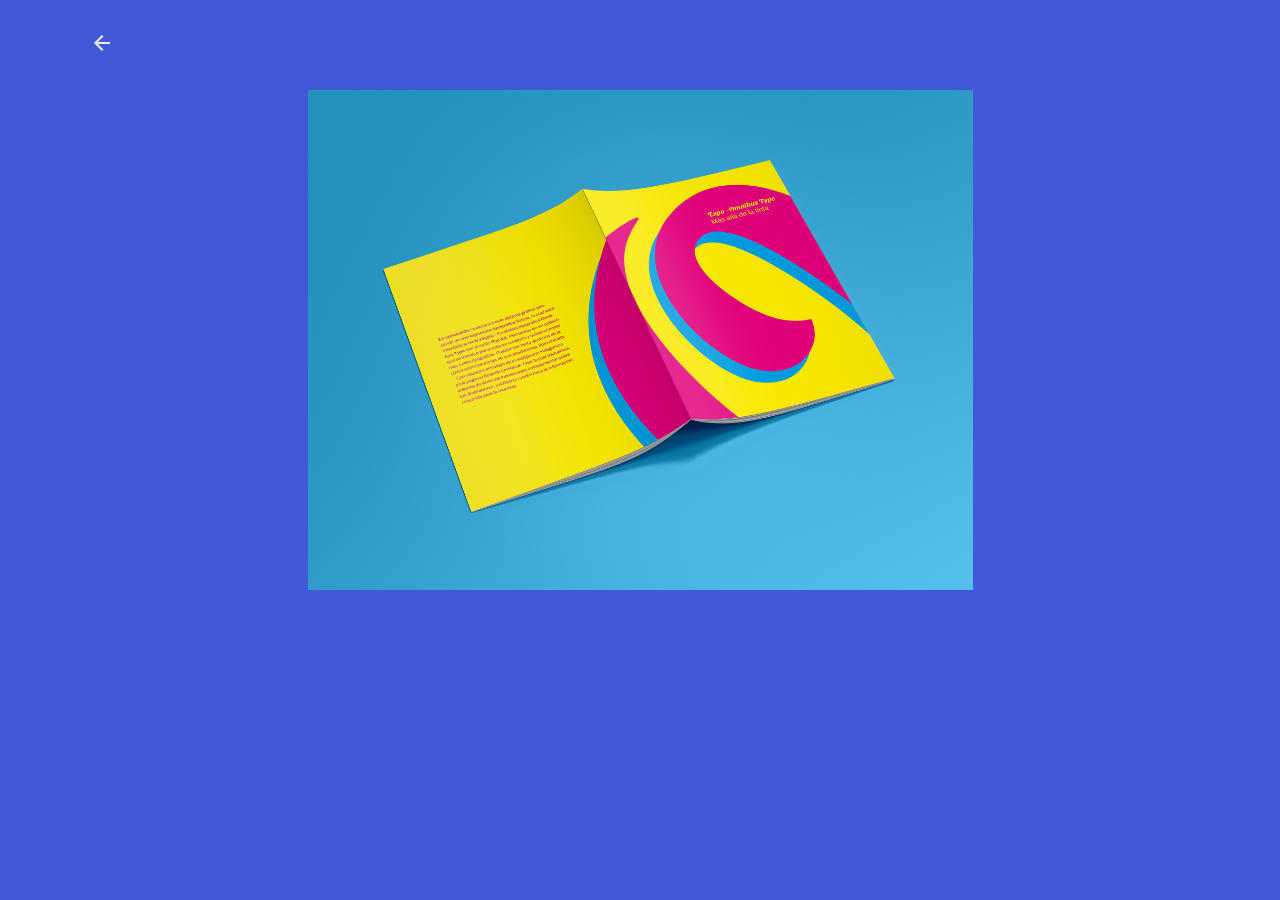
<file: galeria3.html>
<!DOCTYPE html>
<html lang="es">
    <head>
        <meta charset="UTF-8">
        <meta name="viewport" content="width=device-width, initial-scale=1">
        <title>Giuliana Belardo</title>
        <link href="styles.css" rel="stylesheet" type="text/css">
        <link rel="preconnect" href="https://fonts.googleapis.com">
        <link rel="preconnect" href="https://fonts.gstatic.com" crossorigin>
        <link href="https://fonts.googleapis.com/css2?family=Archivo:ital,wght@0,100..900;1,100..900&family=Climate+Crisis&display=swap" rel="stylesheet">
        <script src="componentes.js"></script>
        
        <link rel="icon" href="img/favicon-bp.png" type="image/png">
        
    </head>

    <body>
        <header>
            <a href="omnibus.html"><img src="img/icons/arrow_back.svg" alt="atrás"></a>
        </header>
        <main>
            <section class="img-visor">
                <img src="img/omnibus/project-omnibus-3.png" alt="" height="500px" width="665px">
            </section>
        </main>
    </body>

</html>
</file>
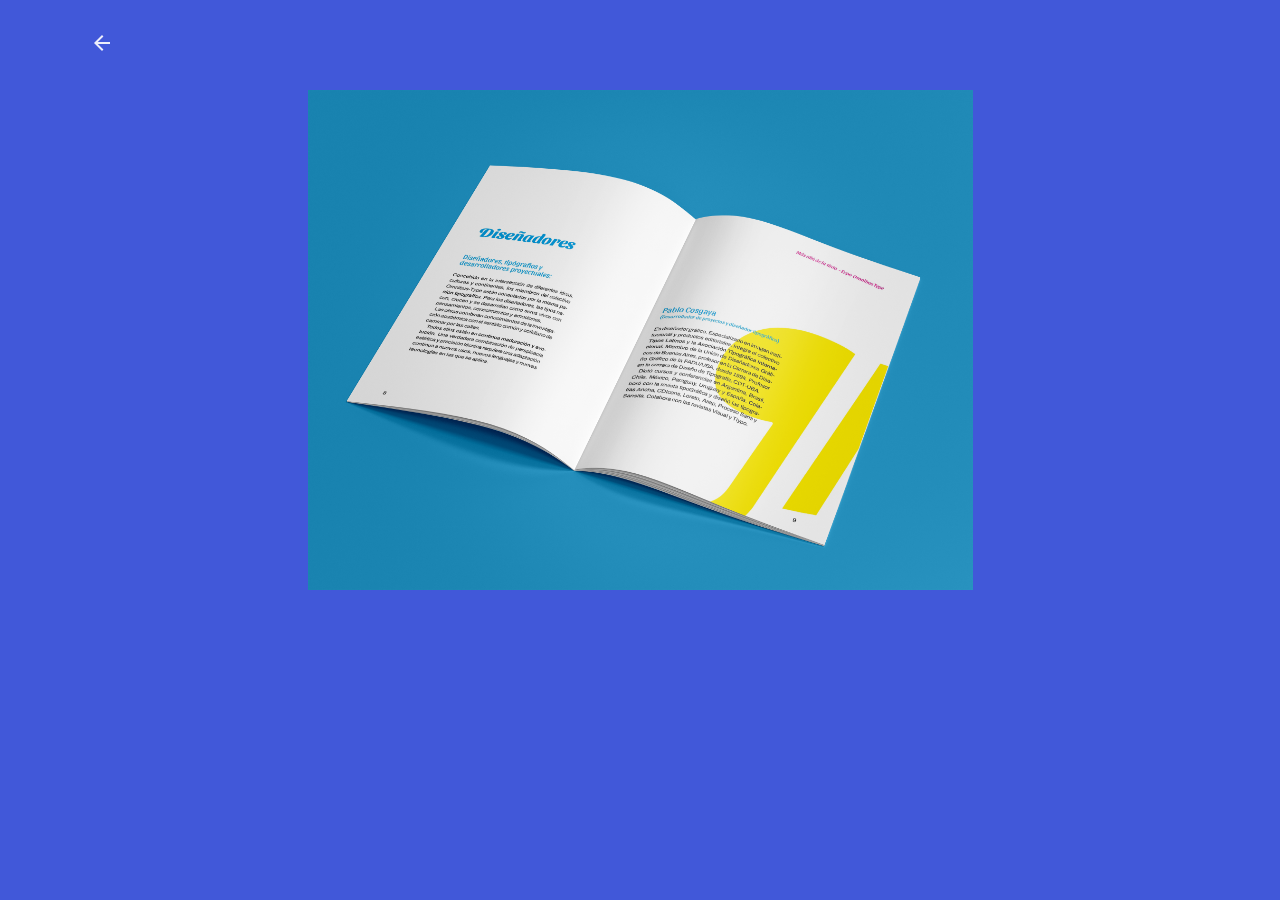
<file: galeria4.html>
<!DOCTYPE html>
<html lang="es">
    <head>
        <meta charset="UTF-8">
        <meta name="viewport" content="width=device-width, initial-scale=1">
        <title>Giuliana Belardo</title>
        <link href="styles.css" rel="stylesheet" type="text/css">
        <link rel="preconnect" href="https://fonts.googleapis.com">
        <link rel="preconnect" href="https://fonts.gstatic.com" crossorigin>
        <link href="https://fonts.googleapis.com/css2?family=Archivo:ital,wght@0,100..900;1,100..900&family=Climate+Crisis&display=swap" rel="stylesheet">
        <script src="componentes.js"></script>
        
        <link rel="icon" href="img/favicon-bp.png" type="image/png">
        
    </head>

    <body>
        <header>
            <a href="omnibus.html"><img src="img/icons/arrow_back.svg" alt="atrás"></a>
        </header>
        <main>
            <section class="img-visor">
                <img src="img/omnibus/project-omnibus-4.png" alt="" height="500px" width="665px">
            </section>
        </main>
    </body>

</html>
</file>
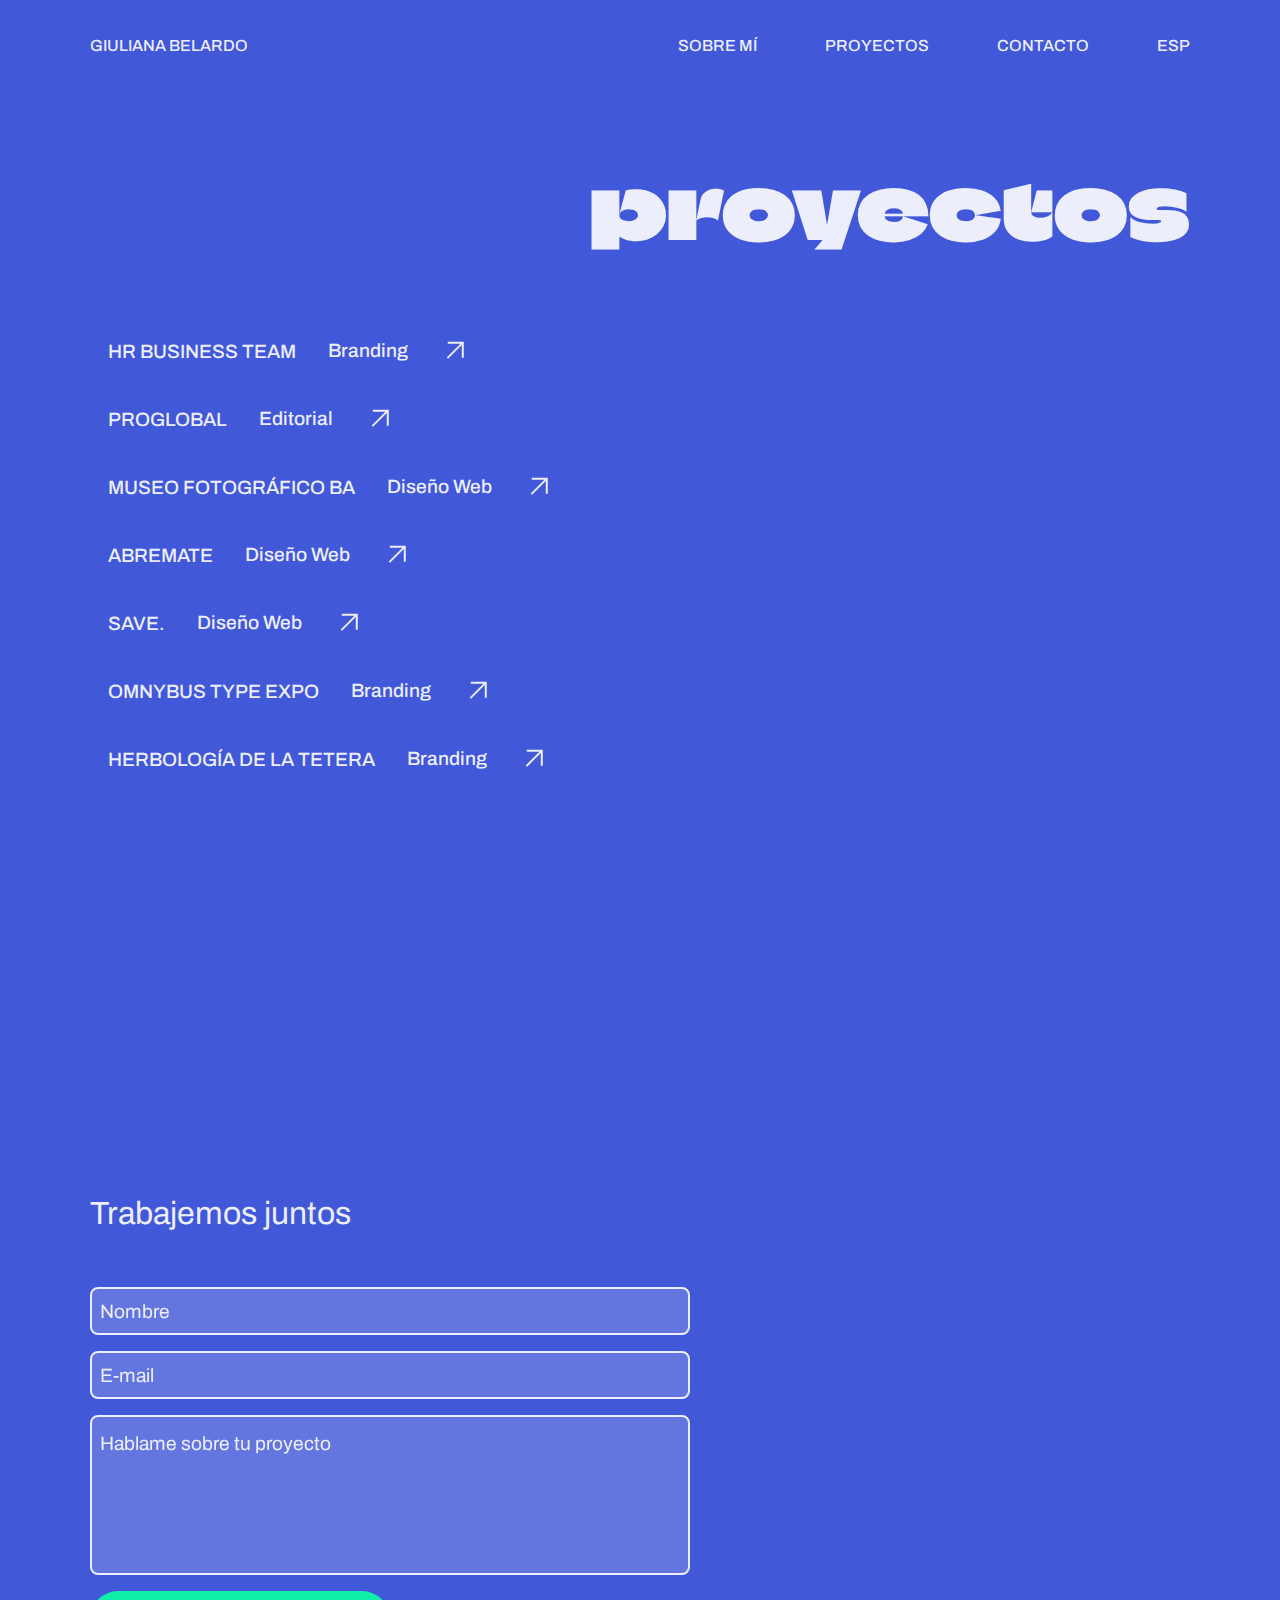
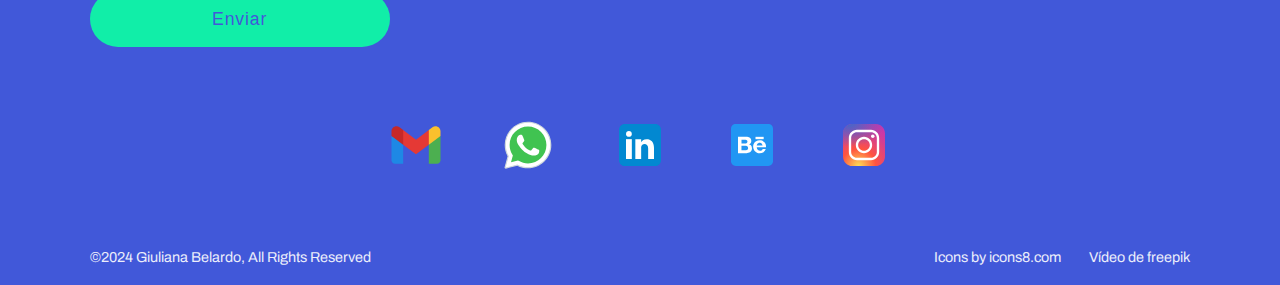
<file: proyectos.html>
<!DOCTYPE html>
<html lang="es">
    <head>
        <meta charset="UTF-8">
        <meta name="viewport" content="width=device-width, initial-scale=1">
        <title>Giuliana Belardo</title>
        <link href="styles.css" rel="stylesheet" type="text/css">
        <link rel="preconnect" href="https://fonts.googleapis.com">
        <link rel="preconnect" href="https://fonts.gstatic.com" crossorigin>
        <link href="https://fonts.googleapis.com/css2?family=Archivo:ital,wght@0,100..900;1,100..900&family=Climate+Crisis&display=swap" rel="stylesheet">
        <script src="componentes.js"></script>
        <link rel="icon" href="img/favicon-bp.png" type="image/png">
        
    </head>
    <body>
        <custom-header>
        </custom-header>

        <main>
            <section id="proyectos">
                <h3>proyectos</h3>
                    <div id="project-list">
                        <a class="project-button" href="" target="_self"><h6>HR Business Team</h6><p>Branding</p><img src="img/icons/arrow_outward.svg" width="32px" height="32px" alt="Ver proyecto"></a>
                        
                        <a class="project-button" href="" target="_self"><h6>Proglobal</h6><p>Editorial</p><img src="img/icons/arrow_outward.svg" width="32px" height="32px" alt="Ver proyecto"></a>

                        <a class="project-button" href="" target="_self"><h6>Museo Fotográfico BA</h6><p>Diseño Web</p><img src="img/icons/arrow_outward.svg" width="32px" height="32px" alt="Ver proyecto"></a>

                        <a class="project-button" href="" target="_self"><h6>Abremate</h6><p>Diseño Web</p><img src="img/icons/arrow_outward.svg" width="32px" height="32px" alt="Ver proyecto"></a>

                        <a class="project-button" href="" target="_self"><h6>Save.</h6><p>Diseño Web</p><img src="img/icons/arrow_outward.svg" width="32px" height="32px" alt="Ver proyecto"></a>

                        <a class="project-button" href="omnibus.html" target="_self"><h6>Omnybus Type Expo</h6><p>Branding</p><img src="img/icons/arrow_outward.svg" width="32px" height="32px" alt="Ver proyecto"></a>

                        <a class="project-button" href="" target="_self"><h6>Herbología de la Tetera</h6><p>Branding</p><img src="img/icons/arrow_outward.svg" width="32px" height="32px" alt="Ver proyecto"></a>
                    </div>
            </section>
           
        </main>
        
        <custom-footer>
        </custom-footer>
    </body>
</html>
</file>
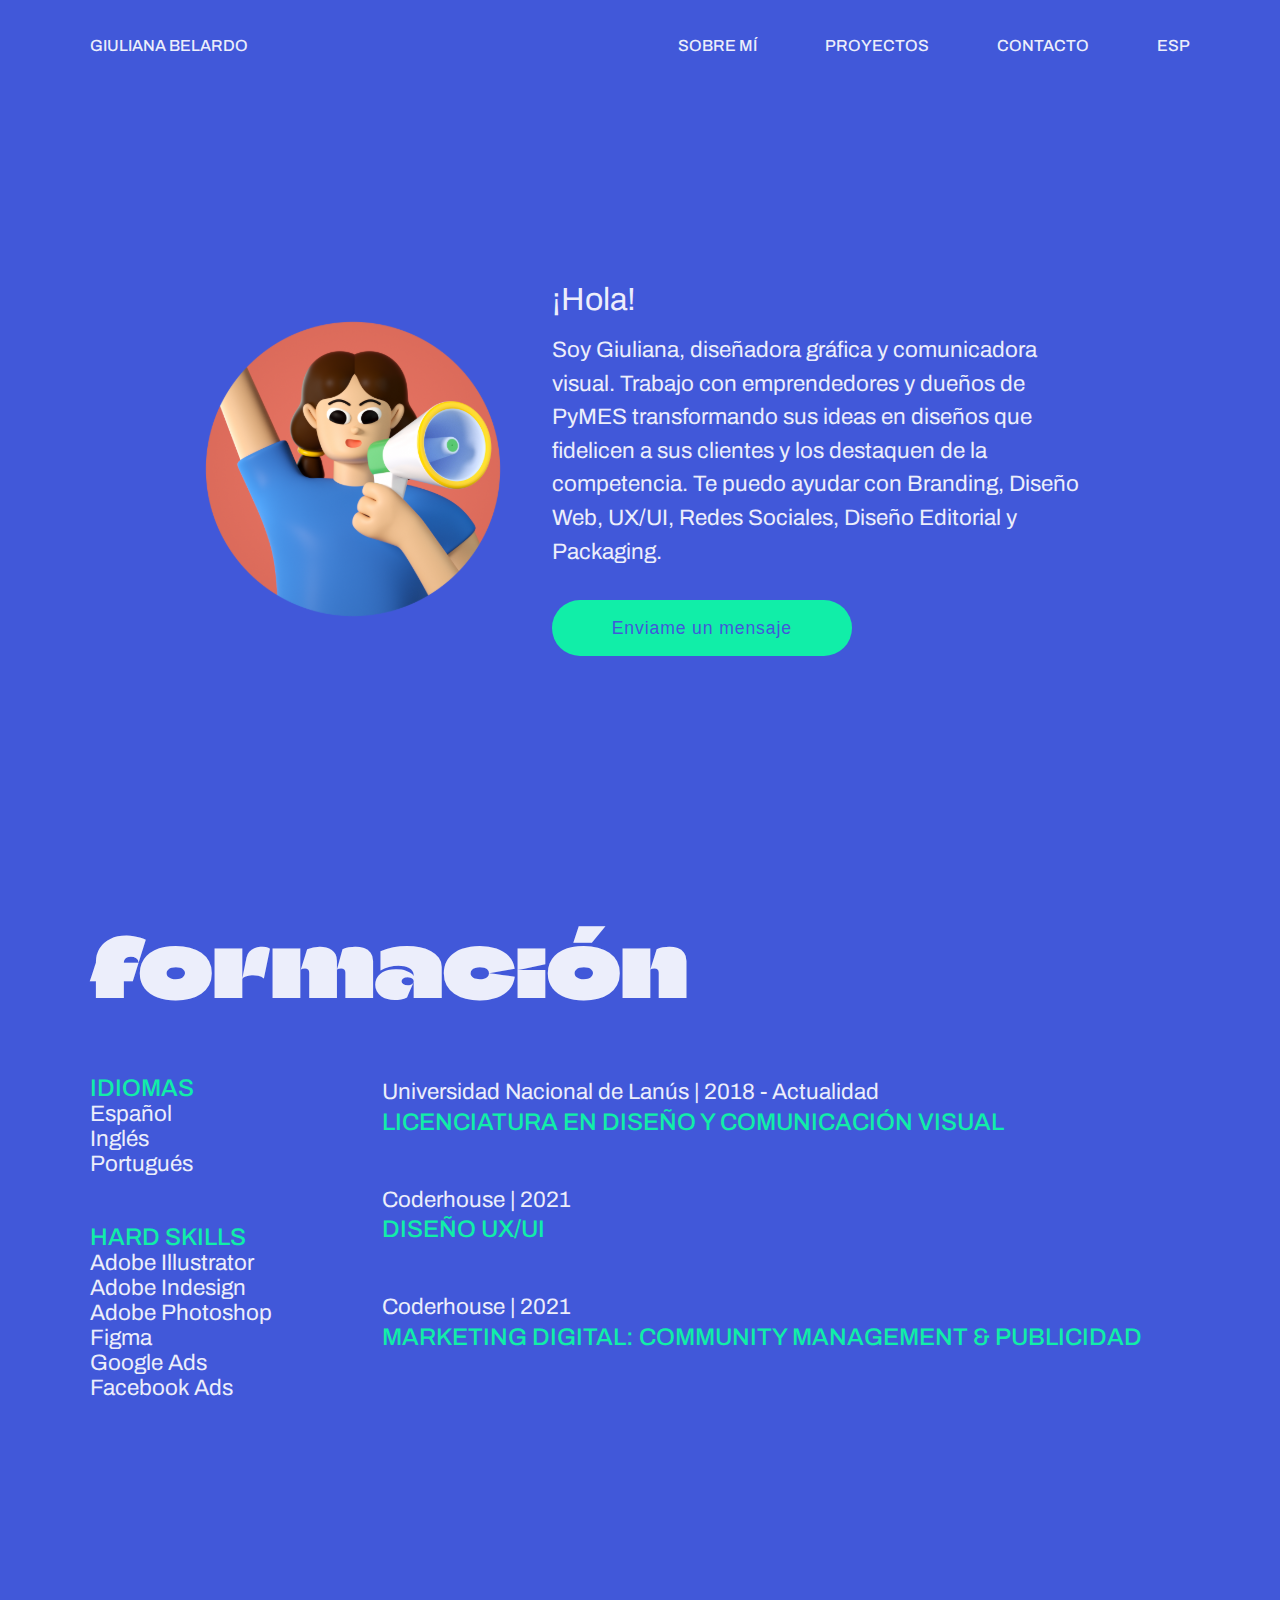
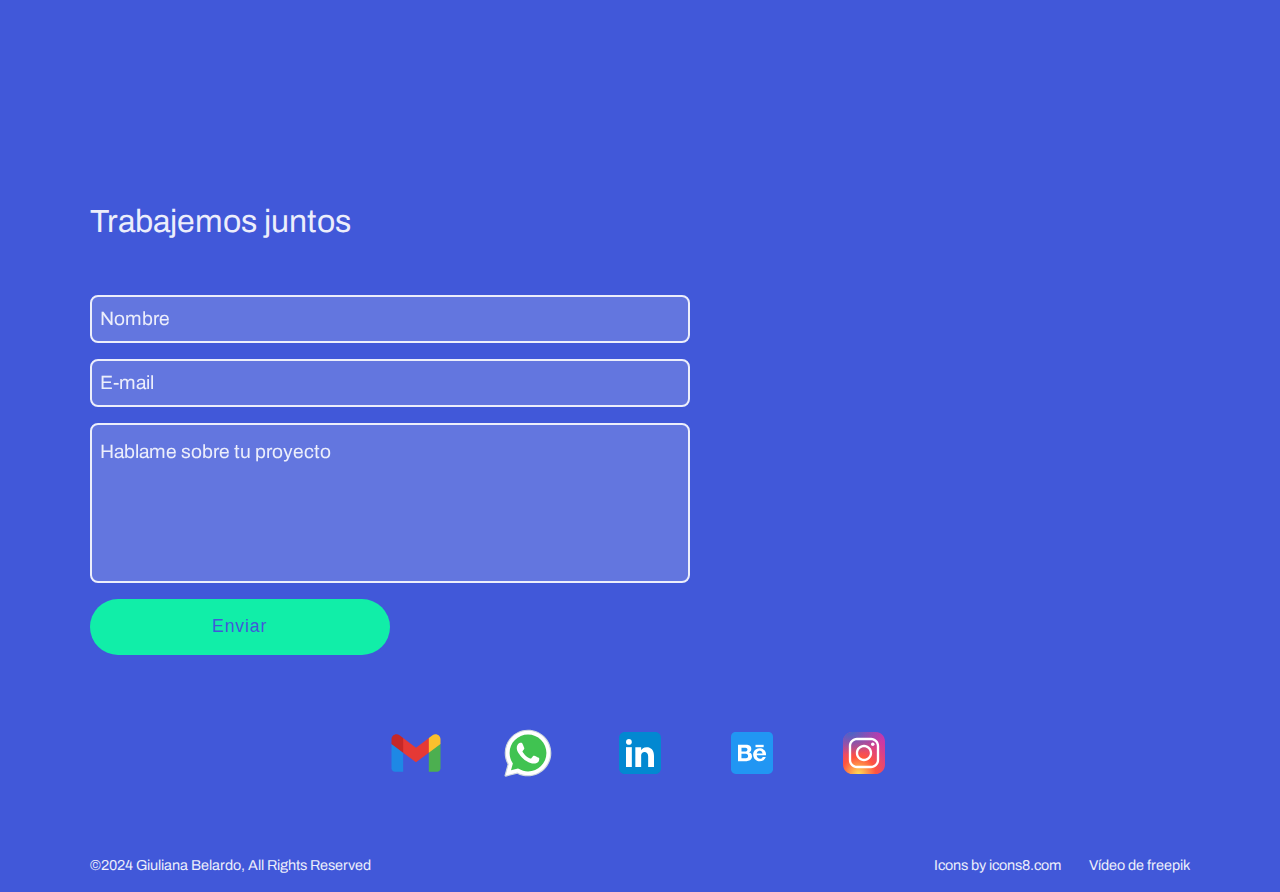
<file: sobre-mi.html>
<!DOCTYPE html>
<html lang="es">
    <head>
        <meta charset="UTF-8">
        <meta name="viewport" content="width=device-width, initial-scale=1">
        <title>Giuliana Belardo</title>
        <link href="styles.css" rel="stylesheet" type="text/css">
        <link rel="preconnect" href="https://fonts.googleapis.com">
        <link rel="preconnect" href="https://fonts.gstatic.com" crossorigin>
        <link href="https://fonts.googleapis.com/css2?family=Archivo:ital,wght@0,100..900;1,100..900&family=Climate+Crisis&display=swap" rel="stylesheet">
        <script src="componentes.js"></script>
        <link rel="icon" href="img/favicon-bp.png" type="image/png">
        
    </head>
    <body>
        
        <custom-header></custom-header>

        <main>
        <section id="sobre-mi">
            <img src="img/3d_avatar_30.svg" width="350px" height="350px" alt="Avatar 3D">
            <div>
                <article>
                    <h2>¡Hola!</h2>
                    <p class="body-large">Soy Giuliana, diseñadora gráfica y comunicadora visual. Trabajo con emprendedores y dueños de PyMES transformando sus ideas en diseños que fidelicen a sus clientes y los destaquen de la competencia. Te puedo ayudar con Branding, Diseño Web, UX/UI, Redes Sociales, Diseño Editorial y Packaging.</p>
                </article>
                <a href="mailto:giulianabelardo@gmail.com?subject=Consulta%20de%20diseño?body=¡Hola!%20Quiero%20pedir%20un%20presupuesto%20para%20un%20trabajo%20de..." target="_blank"><button class="primary-negative">Enviame un mensaje</button></a>
            </div>
        </section>
        <section id="formacion">
            <h3>formación</h3>
            <div id="formacion-row-layout">
                <div class="formacion-col-layout">
                    <article>
                        <h4>Idiomas</h4>
                        <ul class="body-large">
                            <li>Español</li>
                            <li>Inglés</li>
                            <li>Portugués</li>
                        </ul>
                    </article>
                    <article>
                        <h4>Hard Skills</h4>
                        <ul class="body-large">
                            <li>Adobe Illustrator</li>
                            <li>Adobe Indesign</li>
                            <li>Adobe Photoshop</li>
                            <li>Figma</li>
                            <li>Google Ads</li>
                            <li>Facebook Ads</li>
                        </ul>
                    </article>
                </div>
                <div class="formacion-col-layout">
                    <article>
                        <p class="body-large">Universidad Nacional de Lanús | 2018 - Actualidad</p>
                        <h4>Licenciatura en Diseño y Comunicación Visual</h4>
                    </article>
                    <article>
                        <p class="body-large">Coderhouse | 2021</p>
                        <h4>Diseño UX/UI</h4>
                    </article>
                    <article>
                        <p class="body-large">Coderhouse | 2021</p>
                        <h4>Marketing Digital: Community Management & Publicidad</h4>
                    </article>
                </div>
            </div>
        </section>
        </main>
        <footer>
            <div id="contacto">
                <h2>Trabajemos juntos</h2>
                <form>
                    <input required type="text" id="fname" name="fname" placeholder="Nombre">
                    <input required type="email" id="email" name="email" placeholder="E-mail">
                    <textarea required id="message" name="message" placeholder="Hablame sobre tu proyecto" wrap="hard"></textarea>
                    <input class="primary-negative" type="submit" value="Enviar">
                </form>
            </div>
            <div class="social-media">
                <a href="mailto:giulianabelardo@gmail.com?subject=Consulta%20de%20diseño?body=¡Hola!%20Quiero%20pedir%20un%20presupuesto%20para%20un%20trabajo%20de..." target="_blank"><img src="img/icons/socials-gmail.svg" width="56px" height="56px" alt="Gmail"></a>

                <a href="https://api.whatsapp.com/send/?phone=%2B5491156972132&text&type=phone_number&app_absent=0" target="_blank"><img src="img/icons/socials-whatsapp.svg" width="56px" height="56px" alt="Whatsapp"></a>

                <a href="https://ar.linkedin.com/" target="_blank"><img src="img/icons/socials-linkedin.svg" width="56px" height="56px" alt="Linkedin"></a>

                <a href="https://www.behance.net" target="_blank"><img src="img/icons/socials-behance.svg" width="56px" height="56px" alt="Behance"></a>

                <a href="https://www.instagram.com/" target="_blank"><img src="img/icons/socials-instagram.svg" width="56px" height="56px" alt="Instagram"></a>
            </div>
            <div id="legals">
                <p class="body-small"> ©2024 Giuliana Belardo, All Rights Reserved</p>
                <div>
                    <a href="https://iconos8.es/" target="_blank"><p class="body-small">Icons by icons8.com</p></a>
                    <a href="https://www.freepik.es/video-gratis/fondo-degradado-morado-azul-verde-turquesa-movimiento-6_171562#fromView=resource_detail&position=1&from_element=related_resources" target="_blank"><p class="body-small">Vídeo de freepik</p></a>
                </div>
            </div>
        </footer>
    </body>
</html>
</file>
<file: styles.css>
@charset "utf-8";
/* CSS Document */

* {
    margin: 0px;
    padding: 0px;
    box-sizing: border-box;
}

html {
    width: 100vw;
    min-height: 100vh;
    scrollbar-width: none;
}

:root {
    --blue-50: #eceefb;
    --blue-100: #c4cbf3;
    --blue-400: #6779e1;
    --blue-500: #4158d9;
    --pink-50: #fbecee;
    --pink-100: #f3c4cb;
    --pink-400: #e16779;
    --pink-500: #d94158;
    --turquoise-50: #e7fdf6;
    --turquoise-100: #b5fae4;
    --turquoise-400: #41f1b9;
    --turquoise-500: #11eea8;
    --grey-600: #57565b;
}

/*TEXT STYLES--------------------------------------------*/
h1 {
    font-family: "Climate Crisis";
    font-size: 6.5em;
    font-weight: 400;
    letter-spacing: 0.02em;
    line-height: 1em;
}

h2 {
    font-family: "Archivo", sans-serif;
    font-weight: 400;
    font-style: normal;
    font-size: 2em;
}

h3 {
    font-family: "Climate Crisis";
    font-size: 5em;
    font-weight: 400;
    letter-spacing: 0.001em;
}

h4 {
    font-family: "Archivo", sans-serif;
    font-style: normal;
    font-weight: 500;
    font-size: 1.5em;
    text-transform: uppercase;
}

h5 {
    font-family: "Archivo", sans-serif;
    font-style: normal;
    font-weight: 500;
    font-size: 1.3em;
    text-transform: uppercase;
}

h6 {
    font-family: "Archivo", sans-serif;
    font-style: normal;
    font-weight: 500;
    font-size: 1.2em;
    text-transform: uppercase;
}


p {
    font-family: "Archivo", sans-serif;
    font-weight: 400;
    font-style: normal;
    font-size: 1.1em;
    line-height: 1.5em;
}

.body-small {
    font-family: "Archivo", sans-serif;
    font-weight: 400;
    font-style: normal;
    font-size: 0.9em;
}

.body-large {
    font-family: "Archivo", sans-serif;
    font-weight: 400;
    font-style: normal;
    font-size: 1.4em;
}

.project-button p {
    font-family: "Archivo", sans-serif;
    font-style: normal;
    font-weight: 500;
    font-size: 1.2em;
}

#formacion li {
    font-family: "Archivo", sans-serif;
    font-style: normal;
    list-style-type: none;
    font-weight: 500;
    font-size: 1em;
    text-transform: uppercase;
}

.project-intro li {
    font-family: "Archivo", sans-serif;
    font-style: normal;
    list-style-type: none;
    font-weight: 500;
    font-size: 1.2em;
    color: var(--grey-600);
}

a {
    text-decoration: none;
    color: black;
}


/* width */
::-webkit-scrollbar {
    width: 8px;
  }
  
  /* Track */
  ::-webkit-scrollbar-track {
    background-color: rgb(236,238,251,0.5);
  }
  
  /* Handle */
  ::-webkit-scrollbar-thumb {
    background: var(--blue-500);
    border-radius: 8px;
  }
  
  /* Handle on hover */
  ::-webkit-scrollbar-thumb:hover {
    background: var(--blue-400);
  }


/*BUTTONS--------------------------------------------*/

.nav-button {
    cursor: pointer;
    color: var(--blue-50);
    font-family: "Archivo", sans-serif;
    font-style: normal;
    list-style-type: none;
    font-weight: 500;
    font-size: 1em;
    text-transform: uppercase;
}

.nav-button:hover {
    color: var(--turquoise-500);
}

.icon-button {

}

.primary-positive {
    cursor: pointer;
    width: 300px;
    height: 56px;
    font-size: 1.1em;
    letter-spacing: 0.05em;
    border: none;
    border-radius: 30px;
    color: var(--pink-50);
    background-color: var(--pink-500);
}

.primary-positive:hover {
    color: var(--pink-500);
    background-color: var(--pink-100);
}

.primary-positive:active {
    color: var(--pink-500);
    background-color: var(--pink-50);
}

.primary-negative {
    cursor: pointer;
    width: 300px;
    height: 56px;
    font-size: 1.1em;
    letter-spacing: 0.05em;
    border: none;
    border-radius: 30px;
    color: var(--blue-500);
    background-color: var(--turquoise-500);
}

.primary-negative:hover {
    color: var(--turquoise-500);
    background-color: var(--turquoise-100);
}

.primary-negative:active {
    color: var(--turquoise-500);
    background-color: var(--turquoise-50);
}

.secondary-positive {
    cursor: pointer;
    width: 300px;
    height: 56px;
    font-size: 1.1em;
    letter-spacing: 0.05em;
    border-radius: 30px;
    color: var(--blue-50);
    border: 2px solid var(--blue-50);
    background-color: var(--blue-500);
}

.secondary-positive:hover {
    
}

.secondary-positive:active {
    
}

.secondary-negative {
    cursor: pointer;
    width: 300px;
    height: 56px;
    font-size: 1.1em;
    letter-spacing: 0.05em;
    border-radius: 30px;
    color: var(--blue-50);
    border: 2px solid var(--blue-50);
    background-color: var(--blue-500);
}

.secondary-negative:hover {
    color: var(--blue-50);
    background-color: var(--blue-400);
}

.secondary-negative:active {
    color: var(--blue-500);
    background-color: var(--blue-50);
}

.project-button {
    cursor: pointer;
    display: flex;
    align-items: center;
    gap: 32px;
    padding: 18px;
    box-sizing: border-box;
    color: var(--blue-50);
}

.project-button:hover {
    color: var(--turquoise-500);
    text-decoration: underline;
}

.project-button:active {
}

/*BODY--------------------------------------------*/
body {
    background-color: var(--blue-500);
}

#index-background {
    background-image: url("img/video-cover.gif");
    background-size: cover;
    background-repeat: no-repeat;
    background-position: top;
    background-attachment: fixed;
}

#omnibus-background {
    background-image: url("img/omnibus/omnibus-cover.png");
    background-size: cover;
    background-repeat: no-repeat;
    background-position: top;
    background-attachment: fixed;
}

/*HEADER--------------------------------------------*/
header {
    width: 100%;
    height: 10vh;
    display: flex;
    justify-content: space-between;
    align-items: center;
    padding: 2% 7%;
    top: 0;
    left: 0;
}

header nav {
    display: flex;
    justify-content: space-between;
    width: 40vw;
    min-width: 450px;
    max-width: 700px;
}


/*MAIN--------------------------------------------*/
main {
    width: 100%;
}

/*COVER--------------------------------------------*/
.cover {
    width: 100%;
    height: 90vh;
    padding: 2% 7%;
    display: flex;
    flex-direction: column;
    justify-content: flex-end;
    gap: 24px;
    color: var(--blue-50);
}

.cover article {
    padding: 8px 0px;
    position: relative;
    bottom: 10vh;
}

/*SOBRE MI--------------------------------------------*/
#sobre-mi {
    width: 100%;
    padding: 15% 7% 5% 7%;
    display: flex;
    flex-direction: row;
    justify-content: center;
    align-items: center;
    gap: 24px;
    background-color: var(--blue-500);
    color: var(--blue-50);
}

#sobre-mi div {
    width: 50%;
    display: flex;
    flex-direction: column;
    justify-content: flex-start;
    align-items: flex-start;
    gap: 32px;
}

#sobre-mi article {
    display: flex;
    flex-direction: column;
    justify-content: flex-start;
    align-items: flex-start;
    gap: 16px;
}

#sobre-mi h2 {
    color: var(--blue-50);
}




/*PROYECTOS--------------------------------------------*/
#proyectos {
    width: 100%;
    padding: 5% 7% 15% 7%;
    display: flex;
    flex-direction: column;
    justify-content: center;
    align-items: flex-end;
    gap: 56px;
    background-color: var(--blue-500);
    color: var(--blue-50);
}

#proyectos div {
    width: 100%;
    display: flex;
}


#project-list {
    width: 20%;
    display: flex;
    flex-direction: column;
    margin: 0px 0px 0px 24px;
}

#proyectos a {
    color: var(--blue-50);
}

/*FORMACION--------------------------------------------*/
#formacion {
    width: 100%;
    padding: 15% 7%;
    display: flex;
    flex-direction: column;
    justify-content: center;
    align-items: center;
    gap: 56px;
    background-color: var(--blue-500);
    color: var(--blue-50);
}

#formacion h3 {
    width: 100%;;
    text-align: start;
}

#formacion-row-layout {
    width: 100%;
    display: flex;
    flex-direction: row;
    justify-content: flex-start;
    gap: 10%;
}

.formacion-col-layout {
    display: flex;
    flex-direction: column;
    gap: 48px;
}

#formacion h4 {
    color: var(--turquoise-500);
}

#formacion li {
    text-transform: capitalize;
    font-weight: 400;
}

/* Omnibus HTML */

.project-intro {
    background-color: var(--blue-50);
    color: var(--blue-500);
    padding: 7% 7%;
}

.project-categories {
    width: 100%;
    display: flex;
    flex-direction: row;
    gap: 48px;
    margin-bottom: 48px
}

.project-intro article {
    width: 50%;
    max-width: 700px;
    min-width: 450px;
    display: flex;
    flex-direction: column;
    gap: 48px;
}

.grid-container {
    display: grid;
    width: 100%;
    padding: 0% 7% 7% 7%;
    background-color: var(--blue-50);
    grid-template-columns: 50% 50%;
    grid-template-rows: repeat(8,300px);
    grid-gap: 16px 16px;
}

.grid-item-1 {
    background-color: var(--blue-500);
    grid-row: 1/3;
    grid-column: 1/3;
    background-image: url("img/omnibus/project-omnibus-1.png");
    background-size: cover;
    background-repeat: no-repeat;
    background-position: center;
    background-attachment: fixed;
}

.grid-item-2 {
    background-color: var(--pink-500);
    background-image: url("img/omnibus/project-omnibus-2.png");
    background-size: cover;
    background-repeat: no-repeat;
    background-position: center;
    background-attachment: fixed;
}

.grid-item-3 {
    background-color: var(--pink-400);
    background-image: url("img/omnibus/project-omnibus-3.png");
    background-size: cover;
    background-repeat: no-repeat;
    background-position: center;
    background-attachment: fixed;
}

.grid-item-4 {
    background-color: var(--pink-100);
    background-image: url("img/omnibus/project-omnibus-4.png");
    background-size: cover;
    background-repeat: no-repeat;
    background-position: center;
    background-attachment: fixed;
}

.grid-item-5 {
    background-color: var(--pink-50);
    background-image: url("img/omnibus/project-omnibus-5.png");
    background-size: cover;
    background-repeat: no-repeat;
    background-position: center;
    background-attachment: fixed;
}

.grid-item-6 {
    background-color: var(--turquoise-500);
    grid-row: 5/7;
    grid-column: 1/3;
    background-image: url("img/omnibus/project-omnibus-6.png");
    background-size: cover;
    background-repeat: no-repeat;
    background-position: center;
    background-attachment: fixed;
}

.grid-item-7 {
    grid-row: 7/9;
    grid-column: 1/3;
}

/*galeria--------------------------------------------*/

.img-visor {
    display: flex;
    justify-content: center;
    align-items: center;
}



/*FOOTER--------------------------------------------*/
footer {
    width: 100%;
    height: 100vh;
    padding: 7% 7% 16px 7%;
    display: flex;
    flex-direction: column;
    justify-content: flex-end;
    align-items: center;
}

#contacto {
    display: flex;
    width: 100%;
    flex-direction: column;
    justify-content: flex-start;
    gap: 56px;
}

footer h2 {
    color: var(--blue-50);
}

form {
    width: 100%;
    display: flex;
    flex-direction: column;
    gap: 16px;
}

::placeholder {
    color: var(--blue-50);
    opacity: 1; /* Firefox */
  }

input[type=text] {
    width: 600px;
    height: 48px;
    color: var(--blue-50);
    padding: 16px 8px;
    box-sizing: border-box;
    border-radius: 8px;
    border: 2px solid var(--blue-50);
    background-color: rgb(236,238,251,0.2);
    backdrop-filter: blur(15px);
    font-family: "Archivo", sans-serif;
    font-weight: 400;
    font-style: normal;
    font-size: 1.2em;
}

input[type=email] {
    width: 600px;
    height: 48px;
    color: var(--blue-50);
    padding: 16px 8px;
    box-sizing: border-box;
    border-radius: 8px;
    border: 2px solid var(--blue-50);
    background-color: rgb(236,238,251,0.2);
    backdrop-filter: blur(15px);
    font-family: "Archivo", sans-serif;
    font-weight: 400;
    font-style: normal;
    font-size: 1.2em;
}

textarea {
    width: 600px;
    height: 160px;
    color: var(--blue-50);
    padding: 16px 8px;
    box-sizing: border-box;
    border-radius: 8px;
    border: 2px solid var(--blue-50);
    background-color: rgb(236,238,251,0.2);
    backdrop-filter: blur(15px);
    resize: none;
    font-family: "Archivo", sans-serif;
    font-weight: 400;
    font-style: normal;
    font-size: 1.2em;
}

.social-media {
    width: 100%;
    height: 200px;
    display: flex;
    flex-direction: row;
    justify-content: center;
    align-items: center;
    gap: 56px;
}

#legals {
    width: 100%;
    color: var(--blue-50);
    display: flex;
    justify-content: space-between;
}

#legals div {
    display: flex;
    flex-direction: row;
    justify-content: space-between;
    width: 20vw;
    min-width: 250px;
    max-width: 300px;
}

#legals a {
    color: var(--blue-50);
}


@media screen and (max-width: 600px) {

    header {
        width: 100%;
        height: 20vh;
        display: flex;
        flex-direction: column;
        align-items: center;
        padding: 32px 2%;
        gap: 16px;
    }
    
    header nav {
        display: flex;
        flex-direction: column;
        justify-content: center;
        align-items: center;
        width: 100%;
        gap: 16px;
    }

    .cover {
        width: 100%;
        height: 110vh;
        padding: 3%;
    }
    
    .cover article {
        position: static;
    }

    h1 {
        font-size: 4em;
    }

    h2 {
        font-size: 2em;
    }

    h3 {
        font-size: 4em;
    }

    #sobre-mi {
        flex-direction: column;
        padding: 3%;
    }
    
    #sobre-mi div {
        width: 100%;
        display: flex;
        flex-direction: column;
        justify-content: center;
        align-items: flex-start;
        gap: 32px;
    }

    #proyectos {
        padding: 3%;
    }

    .body-large {
        font-size: 1.2em;
    }

    .primary-negative {
        font-size: 1.2em;
    }

    footer {
        width: 100%;
        height: 100%;
        padding: 7% 3%;
    }
    input[type=text] {
        width: 100%;
    }
    
    input[type=email] {
        width: 100%;
    }
    
    textarea {
        width: 100%;
    }
    
    
    #legals {
        width: 100%;
        color: var(--blue-50);
        display: flex;
        justify-content: space-between;
    }
    
    #legals div {
        display: flex;
        flex-direction: row;
        justify-content: space-between;
        width: 20vw;
        min-width: 250px;
        max-width: 300px;
    }
    
    #legals a {
        color: var(--blue-50);
    }
    
}
</file>
